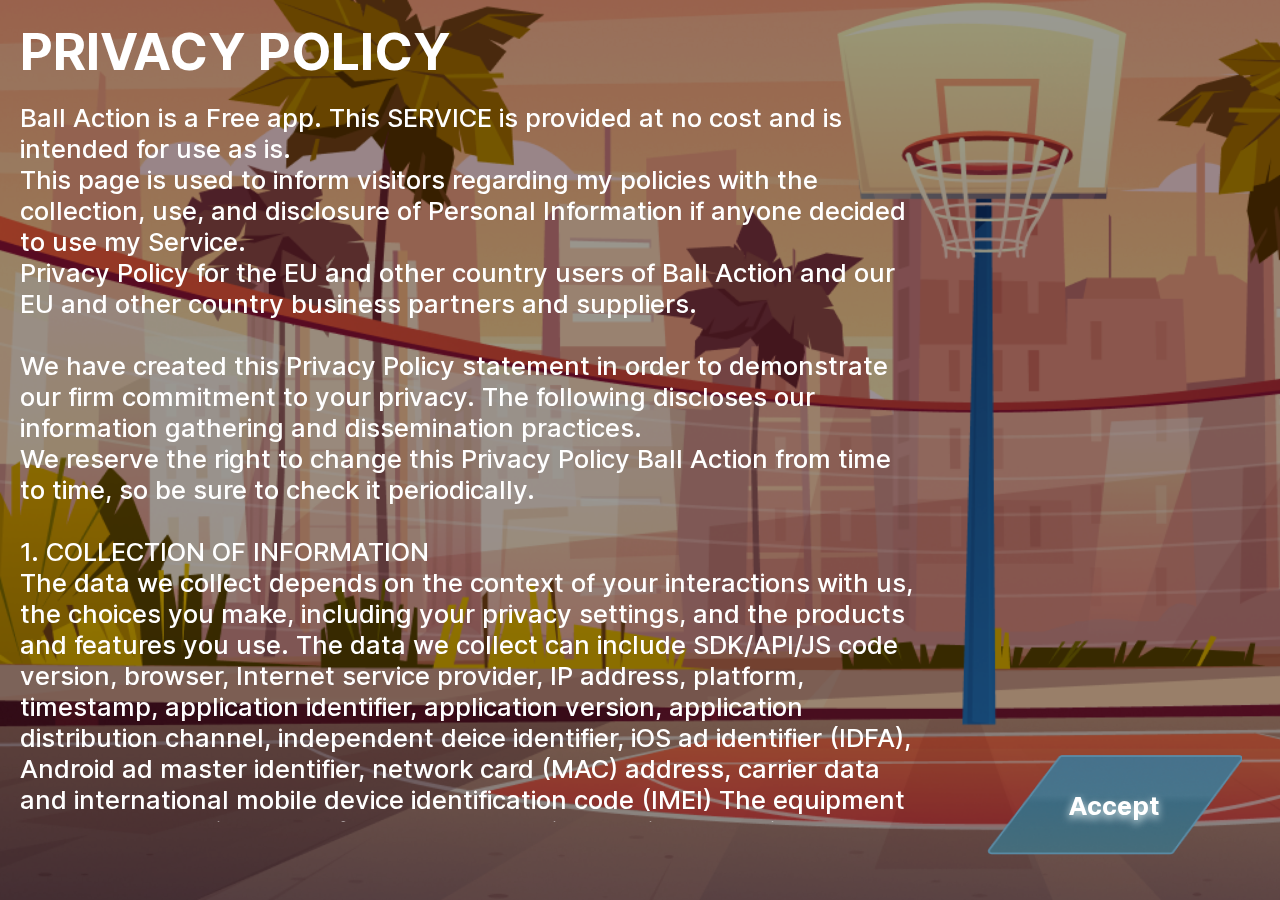
<file: index.html>
<!DOCTYPE html>
<html lang="en">
  <head>
    <meta charset="UTF-8" />
    <meta http-equiv="X-UA-Compatible" content="IE=edge" />
    <meta
      name="viewport"
      content="initial-scale=1.0, width=device-width, viewport-fit=cover"
    />
    <link rel="shortcut icon" href="./png/icon.png" />
    <link rel="stylesheet" href="./styles/common_style.css" />
    <link rel="stylesheet" href="./styles/policy.css" />
    <title>Ball Action</title>
  </head>
  <body>
    <div class="wrapper">
      <div class="header">PRIVACY POLICY</div>
      <div class="text">
        Ball Action is a Free app. This SERVICE is provided at no cost and is
        intended for use as is.<br />
        This page is used to inform visitors regarding my policies with the
        collection, use, and disclosure of Personal Information if anyone
        decided to use my Service.<br />
        Privacy Policy for the EU and other country users of Ball Action and our
        EU and other country business partners and suppliers.<br /><br />

        We have created this Privacy Policy statement in order to demonstrate
        our firm commitment to your privacy. The following discloses our
        information gathering and dissemination practices.<br />
        We reserve the right to change this Privacy Policy Ball Action from time
        to time, so be sure to check it periodically.<br /><br />

        1. COLLECTION OF INFORMATION<br />
        The data we collect depends on the context of your interactions with us,
        the choices you make, including your privacy settings, and the products
        and features you use. The data we collect can include SDK/API/JS code
        version, browser, Internet service provider, IP address, platform,
        timestamp, application identifier, application version, application
        distribution channel, independent deice identifier, iOS ad identifier
        (IDFA), Android ad master identifier, network card (MAC) address,
        carrier data and international mobile device identification code (IMEI)
        The equipment model, the terminal manufacturer, the terminal device
        operating system version, the session start / stop time, the location of
        the language, the time zone and the network state (WiFi and so on), the
        hard disk, the CPU, and the battery use, etc
        <br /><br />
        2. USE OF PERSONAL DATA<br />
        Product Improvement. We use data to continually improve our products,
        including adding new features or capabilities.<br /><br />

        3. SHARING OF PERSONAL DATA<br />
        To improve our product and provide you better service, we also share
        personal data with vendors or agents working on our behalf for the
        purposes described in this privacy policy. For example, companies we've
        hired to provide data analytical services may need to collect and access
        to personal data to provide those functions. In such cases, these
        companies must abide by our data privacy and security requirements.
        <br /><br />
        4. LEGAL BASIS FOR DATA PROCESSING<br />
        We process Personal Data for the purposes set out in this Privacy
        Policy, as described above. Our legal basis to process personal data
        includes processing that is: necessary for the performance of the
        contract with you (for example, to provide you with the services you
        request and to identify and authenticate you , so you may use the
        Sites); necessary to comply with legal requirements (for example, to
        comply with applicable accounting rules and to make mandatory
        disclosures to law enforcement); necessary for our legitimate interests
        (for example, to manage our relationship with you, to ensure the
        security of our services, to communicate with you about our products and
        services); and based on consent by our customers (for example, to place
        certain cookies and to share your information with third parties for
        advertising purposes). In some instances, you may be required to provide
        us with Personal Data for processing as described above, in order for us
        to be able to provide you all of our services, and for you to use all
        the features of our Sites.
        <br /><br />
        5. International Transfers of Personal Data<br />
        Our business may require us to transfer your Personal Data to countries
        outside the European Economic Area (“EEA”), including to countries such
        as the People’s Republic of China or Singapore. We take appropriate
        steps to ensure that recipients of your Personal Data are bound to
        duties of confidentiality, and we implement measures such as standard
        contractual clauses. A copy of those clauses can be obtained by
        contacting our Help Center.
        <br /><br />
        6. Your Rights<br />
        Subject to limitations in applicable law, you are entitled to object to
        or request the restriction of processing of your Personal Data, and to
        request access to, rectification, erasure and portability of your own
        Personal Data. Where the use of your information is based on consent,
        you can withdraw this consent at any time without affecting the
        lawfulness of processing based on consent before its withdrawal. If you
        are aware of changes or inaccuracies in your information, you should
        inform us of such changes so that our records may be updated or
        corrected. We retain your Personal Data as long as needed to provide
        services or products to you, or as required or permitted by applicable
        laws, such as tax and accounting laws.
        <br /><br />
      </div>
      <a href="./layouts/main.html" class="button block">Accept</a>
    </div>
  </body>
</html>
</file>
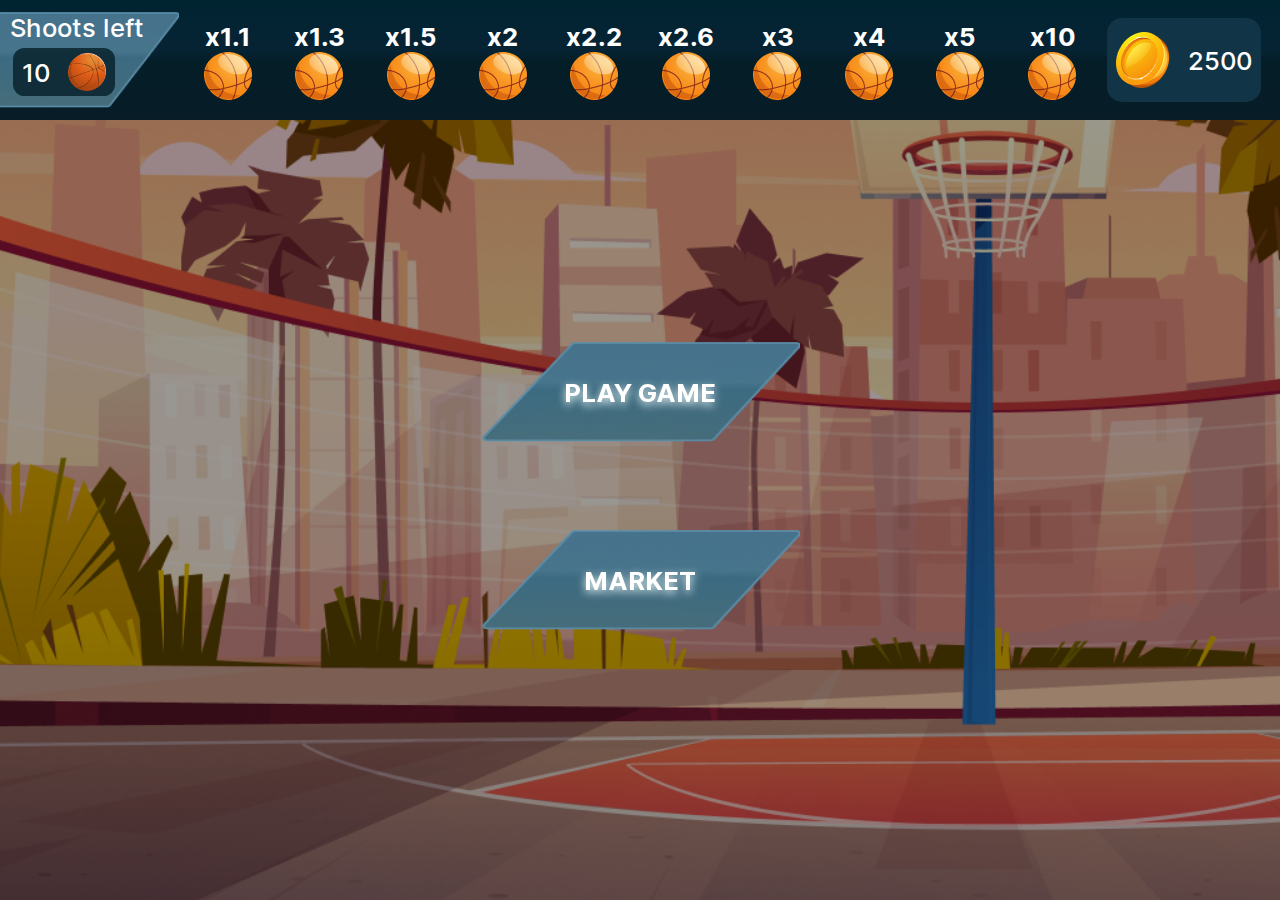
<file: layouts/main.html>
<!DOCTYPE html>
<html lang="en">
  <head>
    <meta charset="UTF-8" />
    <meta http-equiv="X-UA-Compatible" content="IE=edge" />
    <meta
      name="viewport"
      content="initial-scale=1.0, width=device-width, viewport-fit=cover"
    />
    <link rel="shortcut icon" href="../png/icon.png" />
    <link rel="stylesheet" href="../styles/common_style.css" />
    <link rel="stylesheet" href="../styles/main.css" />
    <title>Ball Action</title>
  </head>
  <body>
    <div class="wrapper">
      <div class="nav">
        <div class="shoots">
          <div>Shoots left</div>
          <div class="left_cont">
            <div class="left">10</div>
            <img src="../png/ball.png" alt="ball" />
          </div>
        </div>
        <div class="ball_cont"></div>
        <div class="balance_field"></div>
      </div>

      <a href="./game.html" class="button block game">PLAY GAME</a>
      <a href="./shop.html" class="button block shop">MARKET</a>
    </div>
    <script src="../scripts/main.js"></script>
    <script src="../scripts/nav.js" type="module"></script>
  </body>
</html>
</file>
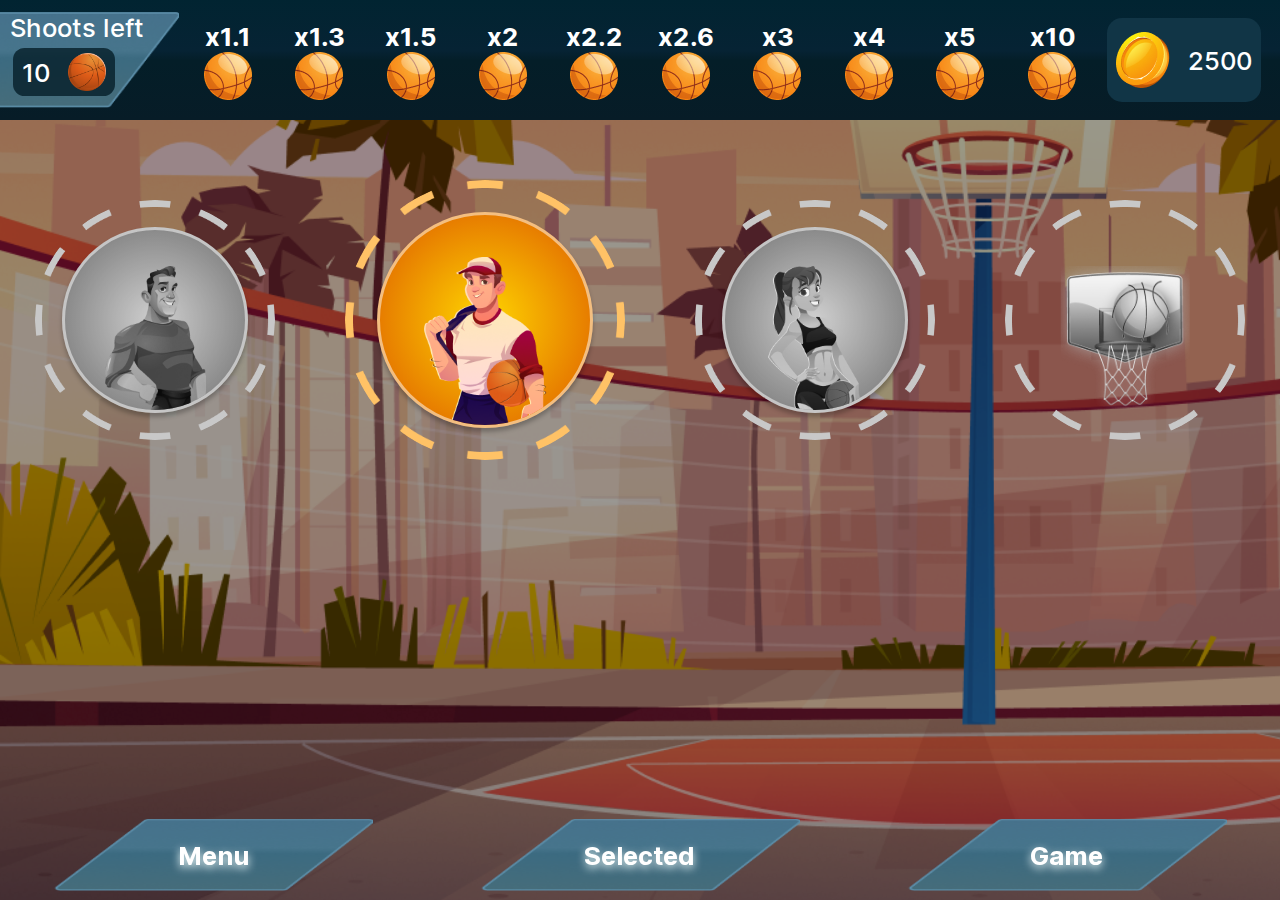
<file: layouts/shop.html>
<!DOCTYPE html>
<html lang="en">
  <head>
    <meta charset="UTF-8" />
    <meta http-equiv="X-UA-Compatible" content="IE=edge" />
    <meta
      name="viewport"
      content="initial-scale=1.0, width=device-width, viewport-fit=cover"
    />
    <link rel="shortcut icon" href="../png/icon.png" />
    <link rel="stylesheet" href="../styles/common_style.css" />
    <link rel="stylesheet" href="../styles/shop.css" />
    <title>Ball Action</title>
  </head>
  <body>
    <div class="wrapper">
      <div class="nav">
        <div class="shoots">
          <div>Shoots left</div>
          <div class="left_cont">
            <div class="left">10</div>
            <img src="../png/ball.png" alt="ball" />
          </div>
        </div>
        <div class="ball_cont"></div>
        <div class="balance_field"></div>
      </div>

      <div class="shop">
        <div class="item_cont block" data-pers="1">
          <div class="border block"></div>
          <div class="item">
            <img src="../png/pers_1.png" alt="pers" />
          </div>
        </div>

        <div class="item_cont block" data-pers="2">
          <div class="border block"></div>
          <div class="item">
            <img src="../png/pers_2.png" alt="pers" />
          </div>
        </div>

        <div class="item_cont block" data-pers="3">
          <div class="border block"></div>
          <div class="item">
            <img src="../png/pers_3.png" alt="pers" />
          </div>
        </div>

        <div class="item_cont block" data-pers="bonus">
          <div class="border block"></div>
          <div class="item">
            <img src="../png/bonus.png" alt="pers" />
          </div>
        </div>
      </div>

      <div class="button_cont">
        <a href="./main.html" class="button block main">Menu</a>
        <div class="button block">Selected</div>
        <a href="./game.html" class="button block game">Game</a>
      </div>
    </div>
    <script src="../scripts/nav.js" type="module"></script>
    <script src="../scripts/shop.js" type="module"></script>
  </body>
</html>
</file>
<file: styles/common_style.css>
@font-face {
  font-family: "Inter";
  src: url("../fonts/Inter-V.ttf");
}

body {
  background-image: url("../png/back.png");
  background-size: cover;
  height: 100vh;
  min-height: 360px;

  font-family: "Inter";
  font-style: normal;
  font-weight: 500;
  color: #fff;
  text-align: center;

  margin: 0;
  padding: 0;
}

.wrapper {
  height: 100%;
  position: relative;
  overflow: hidden;

  backdrop-filter: brightness(0.6);
  -webkit-backdrop-filter: brightness(0.6);
}

* {
  -webkit-tap-highlight-color: transparent;
}

a {
  text-decoration: none;
  color: #fff;
}

.hidden {
  opacity: 0;
}

.block {
  display: flex;
  align-items: center;
  justify-content: center;
}

.nav {
  position: relative;

  width: 100%;
  height: 65px;

  background: linear-gradient(
    180deg,
    #012431 0%,
    #062334 41.98%,
    #041e28 50.31%,
    #071c27 100%
  );
}

.shoots {
  position: absolute;
  left: -6%;
  top: 50%;
  transform: translate(0, -50%);

  width: 20%;
  height: 80%;

  background-image: url("../png/block.png");
  background-size: 100% 100%;

  font-size: 2vw;
}

.shoots > div:first-child {
  margin-left: 20%;
}

.left_cont {
  height: 50%;
  width: 40%;

  display: flex;
  justify-content: space-around;
  align-items: center;

  margin-top: 5px;
  margin-left: 35%;

  background: rgba(5, 30, 40, 0.8);
  border-radius: 11.5px;
}

.left_cont img {
  max-height: 80%;
}

.ball_cont {
  display: flex;
  justify-content: space-between;
  align-items: center;

  position: absolute;
  left: 15%;
  top: 50%;
  transform: translateY(-50%);

  width: 70%;
  height: 90%;
}

.cf_cont {
  position: relative;
  height: 100%;
  width: 8%;

  flex-flow: column nowrap;

  font-weight: 700;
  font-size: 2vw;
}

.cf_cont img {
  max-width: 90%;
  transition: opacity 0.5s ease;
}

.ball_pic {
  max-height: 65%;
  transition: opacity 0.5s ease;
}

.fireball {
  position: absolute;
  left: 50%;
  top: 0;
  transform: translateX(-50%);

  max-height: 100%;

  transition: opacity 0.5s ease;
}

.balance_field {
  position: absolute;
  right: 1.5%;
  top: 50%;
  transform: translate(0, -50%);

  display: flex;
  align-items: center;
  justify-content: space-around;

  width: 12%;
  height: 70%;

  background: #113546;
  border-radius: 15px;
  font-size: 2vw;
}

.balance_field img {
  max-height: 70%;
}

.balance {
  transition: color 0.5s ease;
}

.item {
  position: relative;
  overflow: hidden;

  width: 75%;
  height: 75%;

  background: radial-gradient(50% 50% at 50% 50%, #ffd600 0%, #e77d00 100%);
  border: 3px solid rgba(255, 255, 255, 0.5);
  border-radius: 50%;
  box-shadow: 0px 4px 4px rgba(0, 0, 0, 0.25);
}

.item img {
  position: absolute;
  bottom: 0%;
  left: 50%;
  transform: translateX(-50%);

  max-width: 80%;
  max-height: 80%;
}

@media screen and (min-height: 600px) {
  .nav {
    height: 90px;
  }
}

@media screen and (min-height: 800px) {
  .nav {
    height: 120px;
  }
}
</file>
<file: styles/policy.css>
.header {
  font-size: 4vw;
  font-weight: 700;
  text-align: left;
  margin: 20px;
}

.text {
  width: 70%;
  height: 80%;
  margin: 20px;

  font-size: 2vw;
  text-align: left;

  overflow: scroll;
}

.button {
  position: absolute;
  bottom: 5%;
  right: 3%;

  width: 20%;
  height: 20%;
  max-height: 100px;

  font-weight: 700;
  font-size: 2vw;
  text-shadow: 0px 2.66706px 8.00118px #f3fffd;

  background-image: url("../png/block.png");
  background-size: 100% 100%;
}
</file>
<file: styles/main.css>
.button {
  position: absolute;

  width: 25%;
  height: 20%;
  max-height: 100px;

  font-weight: 700;
  font-size: 2vw;
  text-shadow: 0px 2.66706px 8.00118px #f3fffd;

  background-image: url("../png/block.png");
  background-size: 100% 100%;
}

.game {
  top: 30%;
  left: 50%;
  transform: translate(-50%, 0);
}

.shop {
  bottom: 20%;
  left: 50%;
  transform: translate(-50%, 0);
}

@media screen and (min-height: 768px) {
  .game {
    top: 38%;
  }

  .shop {
    bottom: 30%;
  }
}
</file>
<file: styles/shop.css>
.balance.anim {
  color: tomato;
}

.shop {
  display: flex;
  align-items: center;
  justify-content: space-around;

  margin-top: 30px;
  height: 180px;
}

.item_cont {
  position: relative;
  width: 150px;
  height: 150px;

  filter: grayscale(1);
  transition: filter 1s ease, width 1s ease, height 1s ease;
}

.item_cont.active {
  width: 180px;
  height: 180px;

  filter: grayscale(0);
}

.border {
  position: absolute;

  width: 100%;
  height: 100%;

  background-image: url("../png/border.png");
  background-size: 100% 100%;

  border-radius: 50%;
  box-sizing: border-box;

  transition: width 1s ease, height 1s ease;
}

@keyframes rotate {
  from {
    transform: rotate(0);
  }

  to {
    transform: rotate(360deg);
  }
}

.active .border {
  animation: rotate 4s infinite linear;
}

[data-pers="bonus"] .item {
  border: none;
  background: none;
  box-shadow: none;
}

.button_cont {
  display: flex;
  align-items: center;
  justify-content: space-around;

  position: absolute;
  bottom: 1%;

  height: 72px;
  width: 100%;
}

.button,
a {
  height: 100%;
  width: 25%;

  font-weight: 700;
  font-size: 2vw;
  text-shadow: 0px 2.66706px 8.00118px #f3fffd;

  background-image: url("../png/block.png");
  background-size: 100% 100%;

  transition: text-shadow 0.5s ease;
}

.deal {
  text-shadow: 0px 2.66706px 8.00118px rgb(6, 218, 6);
}

.not_deal {
  text-shadow: 0px 2.66706px 8.00118px red;
}

.button img {
  max-height: 50%;
}

@media screen and (max-width: 700px) {
  .shop {
    height: 140px;
  }

  .item_cont.active {
    width: 140px;
    height: 140px;
  }

  .item_cont {
    width: 110px;
    height: 110px;
  }

  .button_cont {
    height: 50px;
  }
}

@media screen and (min-height: 600px) {
  .shop {
    height: 240px;
    margin-top: 60px;
  }

  .item_cont.active {
    width: 240px;
    height: 240px;
  }

  .item_cont {
    width: 200px;
    height: 200px;
  }
}

@media screen and (min-height: 800px) {
  .shop {
    height: 280px;
    margin-top: 60px;
  }

  .item_cont.active {
    width: 280px;
    height: 280px;
  }

  .item_cont {
    width: 240px;
    height: 240px;
  }
}
</file>
